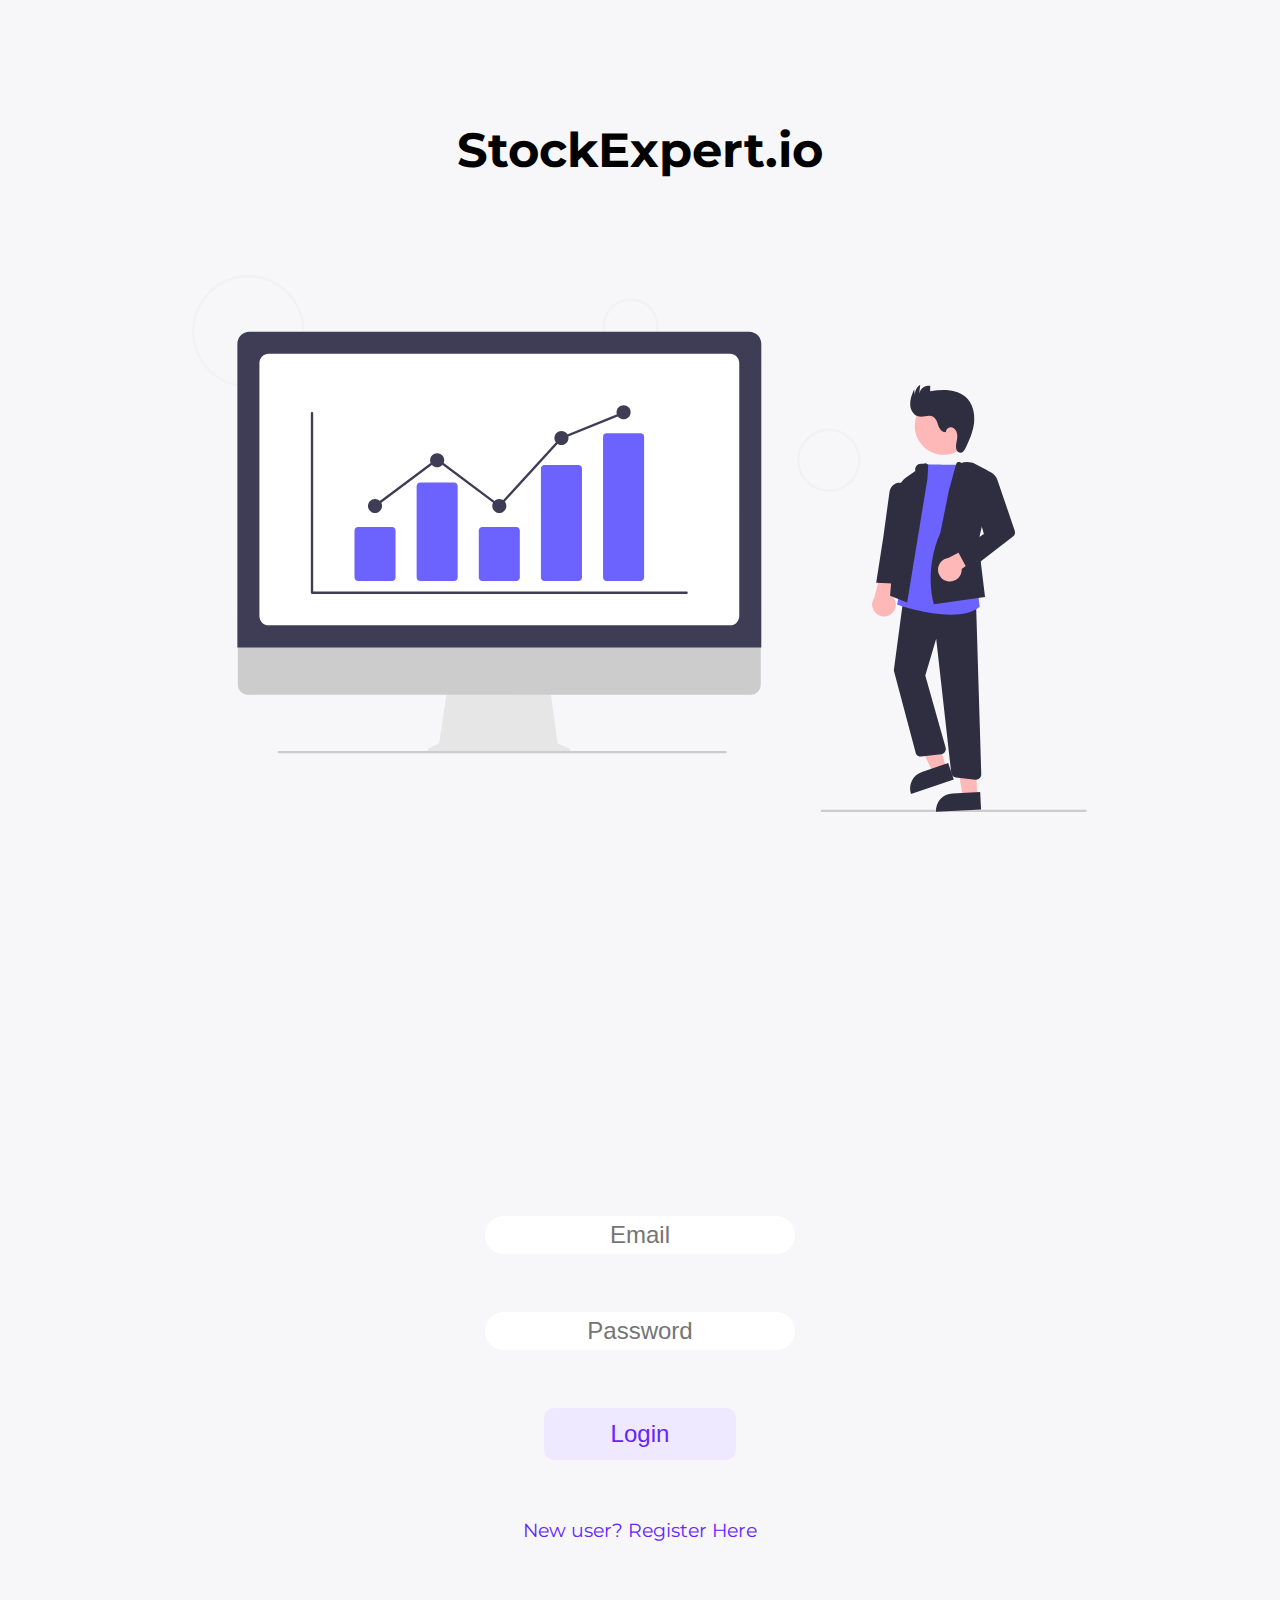
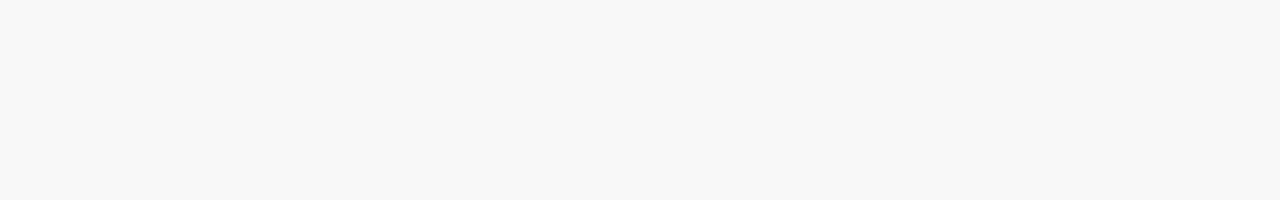
<file: src/client/Login/login.html>
<!DOCTYPE html>
<html lang="en">
  <head>
    <meta charset="UTF-8" />
    <meta name="viewport" content="width=device-width, initial-scale=1.0" />
    <link rel="preconnect" href="https://fonts.googleapis.com" />
    <link rel="preconnect" href="https://fonts.gstatic.com" crossorigin />
    <link
      href="https://fonts.googleapis.com/css2?family=Montserrat&display=swap"
      rel="stylesheet"
    /> 
    <link
      href="https://cdn.jsdelivr.net/npm/bootstrap@5.3.0-alpha2/dist/css/bootstrap.min.css"
      rel="stylesheet"
      integrity="sha384-aFq/bzH65dt+w6FI2ooMVUpc+21e0SRygnTpmBvdBgSdnuTN7QbdgL+OapgHtvPp"
      crossorigin="anonymous"
    />
    <title>StockExpert Login</title>
    <script src="./client.js" type="module" defer></script>
    <link rel="stylesheet" type="text/css" href="../style.css" />
  </head>
  <body>
    <div class="row box-container">
      <div id="left" class="col-lg-6 center-inside">
        <h1>StockExpert.io</h1>
        <object data="../resources/images/login-img.svg" type="image/svg+xml"></object>
      </div>
      <div id="right" class="col-lg-6 center-inside">
        <div class="login-float">
          <form class="login-form">
            <div class="text-input">
              <input type="email" id="email" placeholder="Email" />
            </div>
            <div class="text-input">
              <input type="password" id="pw" placeholder="Password" />
            </div>
            <div class="btn-input">
              <button class="big-btn" type="button" id="login-button">Login</button>
            </div>
          </form>
          <a href="../Registration/register.html">New user? Register Here</a>
        </div>
      </div>
      <script
        src="https://cdn.jsdelivr.net/npm/bootstrap@5.3.0-alpha2/dist/js/bootstrap.bundle.min.js"
        integrity="sha384-qKXV1j0HvMUeCBQ+QVp7JcfGl760yU08IQ+GpUo5hlbpg51QRiuqHAJz8+BrxE/N"
        crossorigin="anonymous"
      ></script>
    </div>
  </body>
</html>
</file>
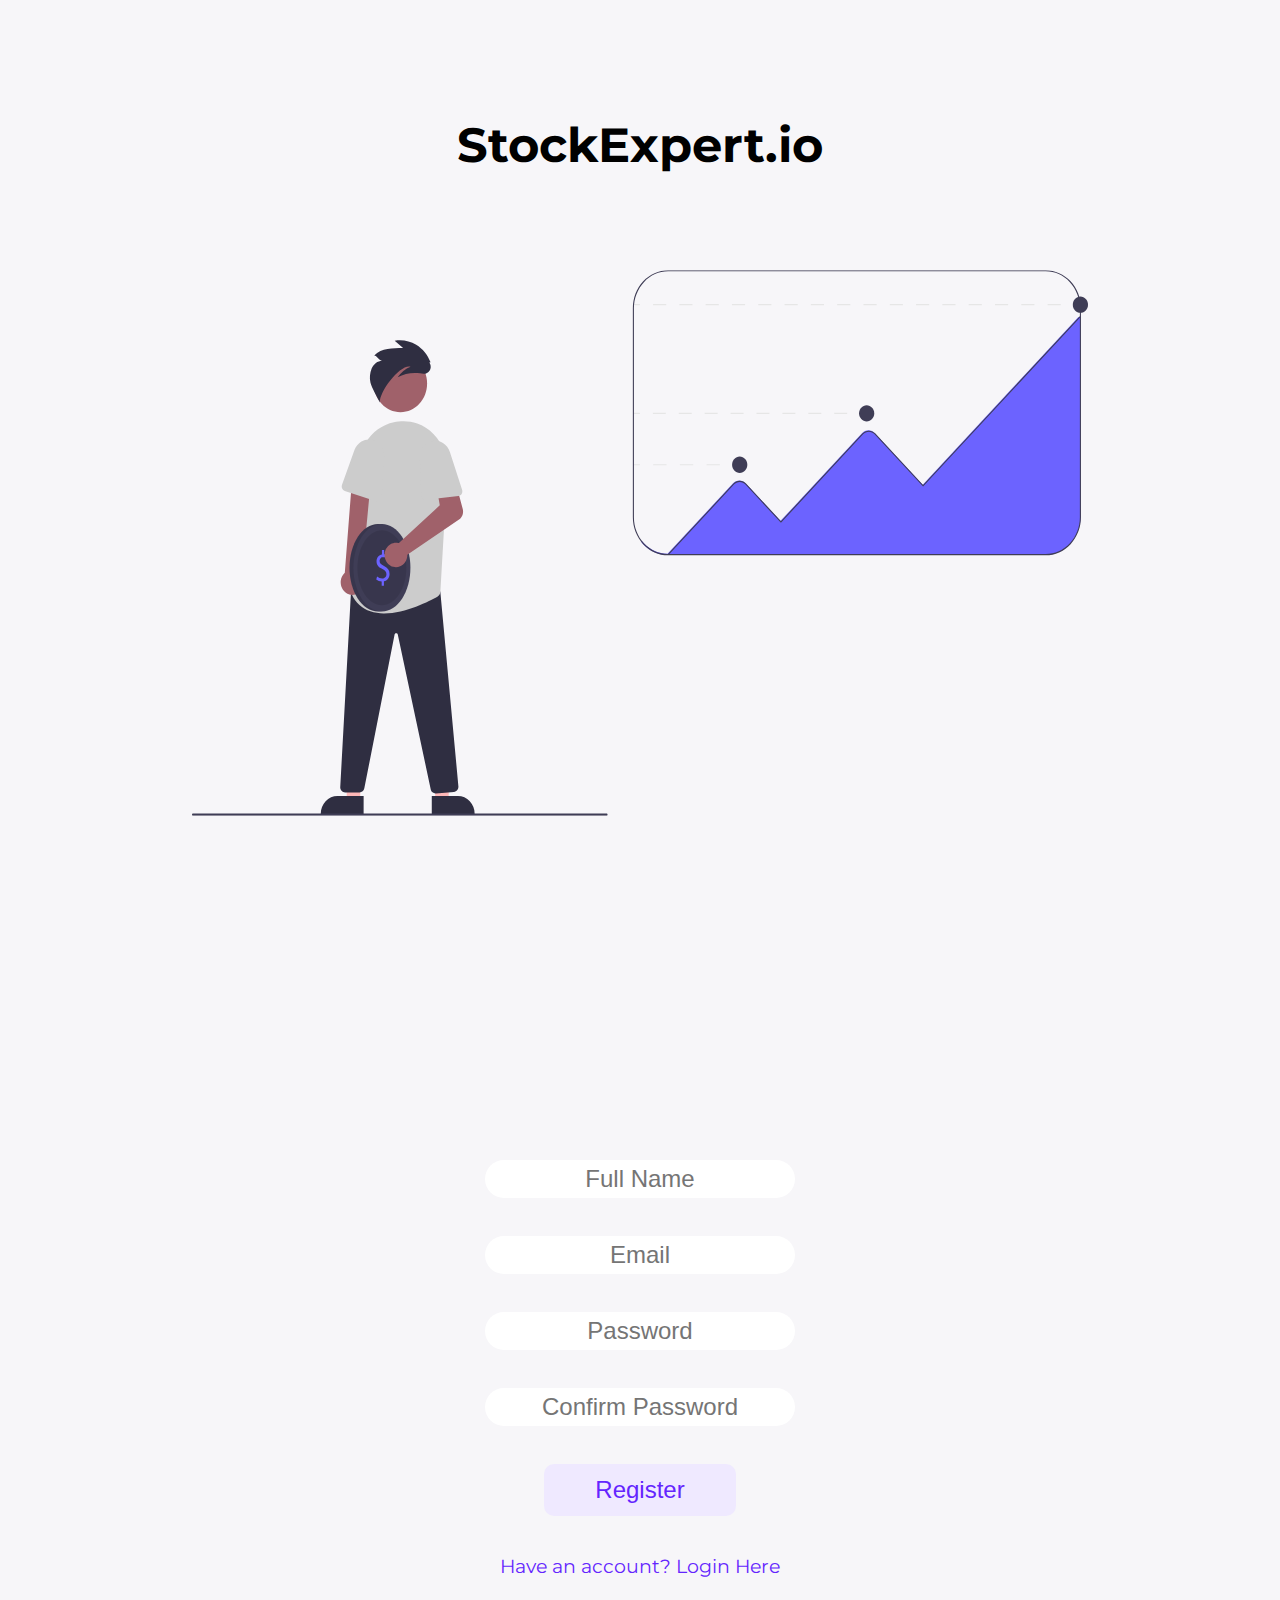
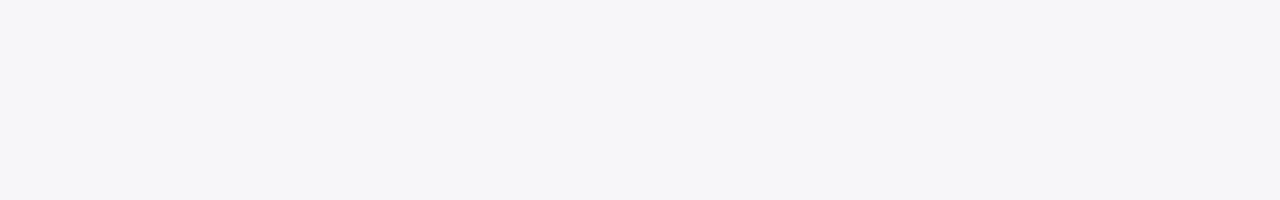
<file: src/client/Registration/register.html>
<!DOCTYPE html>
<html lang="en">
  <head>
    <meta charset="UTF-8" />
    <meta name="viewport" content="width=device-width, initial-scale=1.0" />
    <link rel="preconnect" href="https://fonts.googleapis.com" />
    <link rel="preconnect" href="https://fonts.gstatic.com" crossorigin />
    <link
      href="https://fonts.googleapis.com/css2?family=Montserrat&display=swap"
      rel="stylesheet"
    /> 
    <link
      href="https://cdn.jsdelivr.net/npm/bootstrap@5.3.0-alpha2/dist/css/bootstrap.min.css"
      rel="stylesheet"
      integrity="sha384-aFq/bzH65dt+w6FI2ooMVUpc+21e0SRygnTpmBvdBgSdnuTN7QbdgL+OapgHtvPp"
      crossorigin="anonymous"
    />
    <title>StockExpert Register</title>
    <script src="./client.js" type="module" defer></script>
    <link rel="stylesheet" type="text/css" href="../style.css" />
  </head>
  <body>
    <div class="row box-container">
      <div id="left" class="col-lg-6 center-inside">
        <h1>StockExpert.io</h1>
        <object data="../resources/images/register-img.svg" type="image/svg+xml"></object>
      </div>
      <div id="right" class="col-lg-6 center-inside">
        <div class="login-float register-float">
          <form class="login-form">
            <div class="text-input">
              <input type="name" id="name" placeholder="Full Name" />
            </div>
            <div class="text-input">
              <input type="email" id="email" placeholder="Email" />
            </div>
            <div class="text-input">
              <input type="password" id="pw" placeholder="Password" />
            </div>
            <div class="text-input">
              <input type="password" id="confirmpw" placeholder="Confirm Password" />
            </div>
            <div class="btn-input">
              <button class="big-btn" type="button" id="register-button">Register</button>
            </div>
          </form>
          <a href="../Login/login.html">Have an account? Login Here</a>
        </div>
      </div>
      <script
        src="https://cdn.jsdelivr.net/npm/bootstrap@5.3.0-alpha2/dist/js/bootstrap.bundle.min.js"
        integrity="sha384-qKXV1j0HvMUeCBQ+QVp7JcfGl760yU08IQ+GpUo5hlbpg51QRiuqHAJz8+BrxE/N"
        crossorigin="anonymous"
      ></script>
    </div>
  </body>
</html>
</file>
<file: src/client/style.css>
/* Default styles for all screens */

body {
  background-color: #f7f6f9;
  margin: 0px;
  font-family: "Montserrat", sans-serif;
}

.sidebar {
  height: 100%;
  width: 18em;
  position: fixed;
  z-index: 1;
  top: 0;
  left: 0;
  background-color: #fff;
  overflow-x: hidden;
  padding-top: 20px;
}

.sidebar #logo {
  text-align: center;
  font-size: 2em;
  margin-bottom: 2em;
}

.sidebar a {
  padding: 10px 8px 10px 30px;
  margin: 1em;
  border-radius: 8px;
  text-decoration: none;
  font-size: 25px;
  color: #84828a;
  display: block;
}

.sidebar a:hover {
  background-color: #efe9ff;
  color: #6425fe;
}

#logout-btn {
  width: 100%;
  position: absolute;
  bottom: 40px;
}

#logout-btn > a > object {
  width: 15px;
}

#logout-btn > a {
  text-align: center;
  padding: 20px;
  font-size: 15px;
}

.topbar {
  height: 4em;
  margin-left: 18em;
  background-color: #fff;
  display: flex;
  align-items: center;
}

.topbar #welcome-msg {
  margin: 0px;
  padding-left: 3em;
  font-size: 20px;
  color: #84828a;
  text-decoration: none;
}

.topbar #welcome-msg:visited{
  text-decoration: none;
}

.topbar #profile-pic {
  position: absolute;
  right: 20px;
}

.content {
  /* updated content stuff */
  margin-left: 18em;
  width: calc(100vw - 18em);
  height: calc(100vh - 4em);
  border: solid transparent;
  background-color: #f7f6f9;
  overflow-y: hidden;
  overflow-x: hidden;
}

/* Media queries for smaller screens */

@media (max-width: 768px) {
  .sidebar {
    width: 100%;
    height: auto;
    position: static;
  }

  .sidebar #logo {
    margin-top: 1em;
    margin-bottom: 1em;
  }

  .sidebar a {
    padding: 10px 8px 10px 20px;
    font-size: 20px;
  }

  .sidebar a:hover {
    background-color: #efe9ff;
    color: #6425fe;
  }

  #logout-btn {
    position: static;
    margin-top: 1em;
    margin-bottom: 1em;
  }

  #logout-btn > a > object {
    width: 10px;
  }

  #logout-btn > a {
    font-size: 14px;
    padding: 10px;
  }

  .topbar {
    margin-left: 0;
  }

  .topbar #welcome-msg {
    padding-left: 1em;
    font-size: 16px;
  }

  .topbar #profile-pic {
    right: 10px;
    width: 30px;
  }

  .content {
    margin-left: 0;
  }

  .card {
    border-radius: 20px;
  }
}

/* CSS FOR PORTFOLIO */
.main-content-portfolio {
  width: 100%;
  padding: 0px 1em 1em 1em;
  border-radius: 20px;
  background-color: #fff;
  display: flex;
  flex-direction: column;
}

.portfolio-pill {
  border-radius: 20px;
  background-color: #f7f6f9;
}

#content-row {
  margin-left: 0px;
  width: 100%;
  height: calc(100% - 20px - 1.5em);
}

#add-button {
  color: #6425fe;
  background-color: #efe9ff;
  border-color: #efe9ff;
}

.placeholder-of-h10px {
  height: 10px;
}

#back-btn {
  margin-left: 1em;
  margin-top: 1em;
}

#back-btn > object {
  width: 1em;
}

#back-btn:link {
  text-decoration: none;
}

#back-btn:visited {
  text-decoration: none;
}

#row2 {
  margin-left: 0px;
  width: 100%;
  height: calc(100% - 20px - 1.5em);
}

.half-col {
  height: 100%;
  width: 50%;
  padding: 0px 0px;
}

.centered {
  width: 100%;
  height: 100%;
  display: flex;
  flex-direction: column;
  align-items: center;
}

.desc-txt {
  width: 100%;
}

.desc-txt > p {
  margin-bottom: 0px;
}

.main-content {
  width: 100%;
  padding: 0px 1em 1em 1em;
  height: 100%;
  border-radius: 20px;
  background-color: #fff;
  display: flex;
  flex-direction: column;
  align-items: center;
}

.main-content > img {
  height: 100%;
}

#newsgrid {
  margin: 1em 1em 1em 1em;
  width: calc(100% - 2em);
  height: calc(60% - 3em);
}

.chg {
  font-size: 0.7em;
}

.poschg {
  color: #00b894;
}

.negchg {
  color: red;
}

/* .main-content>img {
  height: 100%;
} */

#stockchart {
  height: 100%;
  width: 100%;
}

#ltst-trnd {
  margin: 1em 1em 1em 1em;
  width: calc(100% - 2em);
  height: calc(60% - 3em);
}

#xprt-anal{
  margin: 1em 1em 1em 1em;
  width: calc(100% - 2em);
  height: calc(40% - 1em);
}

#xprt-anal>.main-content>p{
  width: 100%;
  text-align: right;
  color: #84828a;
}

.scrollable {
  height: 100%;
  overflow: scroll;
  width: 90%;
}

.newslink {
  text-decoration: none;
  color: #000;
}

.pill {
  margin: 1em 1em 1em 1em;
  padding: 1em 1em 0.2em 1em;
  border-radius: 20px;
  background-color: #f7f6f9;
}

.news-source {
  color: #999999;
  text-align: right;
}

#sent-anal {
  margin: 2em 1em 1em 1em;
  width: calc(100% - 2em);
  height: calc(40% - 1em);
}

#sent-anal>.main-content{
  display: flex;
  flex-direction: column;
  justify-content: space-evenly;
}

#sent-icon {
  font-size: 5em;
}

#ltst-news {
  margin: 1em 1em 1em 1em;
  width: calc(100% - 2em);
  height: calc(60% - 2em);
}

/* This is the css for the login and register page: */
.center-inside {
  display: flex;
  justify-content: center;
  align-items: center;
}

.box-container {
  margin: 0px 15% 0px 15%;
}

#left {
  height: 100vh;
  display: flex;
  flex-direction: column;
}

#left > h1 {
  font-size: 3em;
  margin-bottom: 2em;
}

#left > object {
  width: 100%;
}

#right {
  height: 100vh;
}

.login-float {
  height: 50vh;
  width: 80%;
  border-radius: 10%;
  background-color: #f7f6f9;
  display: flex;
  flex-direction: column;
  justify-content: center;
  text-align: center;
  align-items: center;
  padding: 0px 30px 0px 30px;
}

.register-float {
  height: 60vh;
}

.login-form {
  height: 80%;
  width: 80%;
  display: flex;
  flex-direction: column;
  justify-content: space-evenly;
}

.text-input {
  display: flex;
  justify-content: center;
}

.text-input > input[type="name"],
.text-input > input[type="email"],
.text-input > input[type="password"] {
  padding: 5px 0px 5px 0px;
  border-radius: 20px;
  font-size: 1.5em;
  text-align: center;
  background-color: #fff;
  border: 0px;
}

.big-btn {
  width: 8em;
  border: 0px;
  border-radius: 10px;
  font-size: 1.5em;
  padding: 0.5em;
  color: #6425fe;
  background-color: #efe9ff;
}

.login-float > a:link,
.login-float > a:visited {
  color: #6425fe;
  text-decoration: none;
  font-size: 1.2em;
}

.d-flex{
  gap:20px;
  margin-bottom: 10px;
}

@media screen and (max-width: 1212px) {
  .box-container {
    height: 100vh;
    display: flex;
    flex-direction: column;
    align-items: center;
    justify-content: center;
  }
  #left {
    height: auto;
    width: 100%;
    text-align: center;
  }
  #left > object {
    width: 0px;
  }
  #right {
    height: auto;
    width: 80%;
  }
  .text-input > input[type="name"],
  .text-input > input[type="email"],
  .text-input > input[type="password"] {
    padding: 5px 0px 5px 0px;
    border-radius: 20px;
    font-size: 1.2em;
    text-align: center;
    background-color: #fff;
    border: 0px;
  }

  .big-btn {
    font-size: 1.2em;
  }
}
</file>
